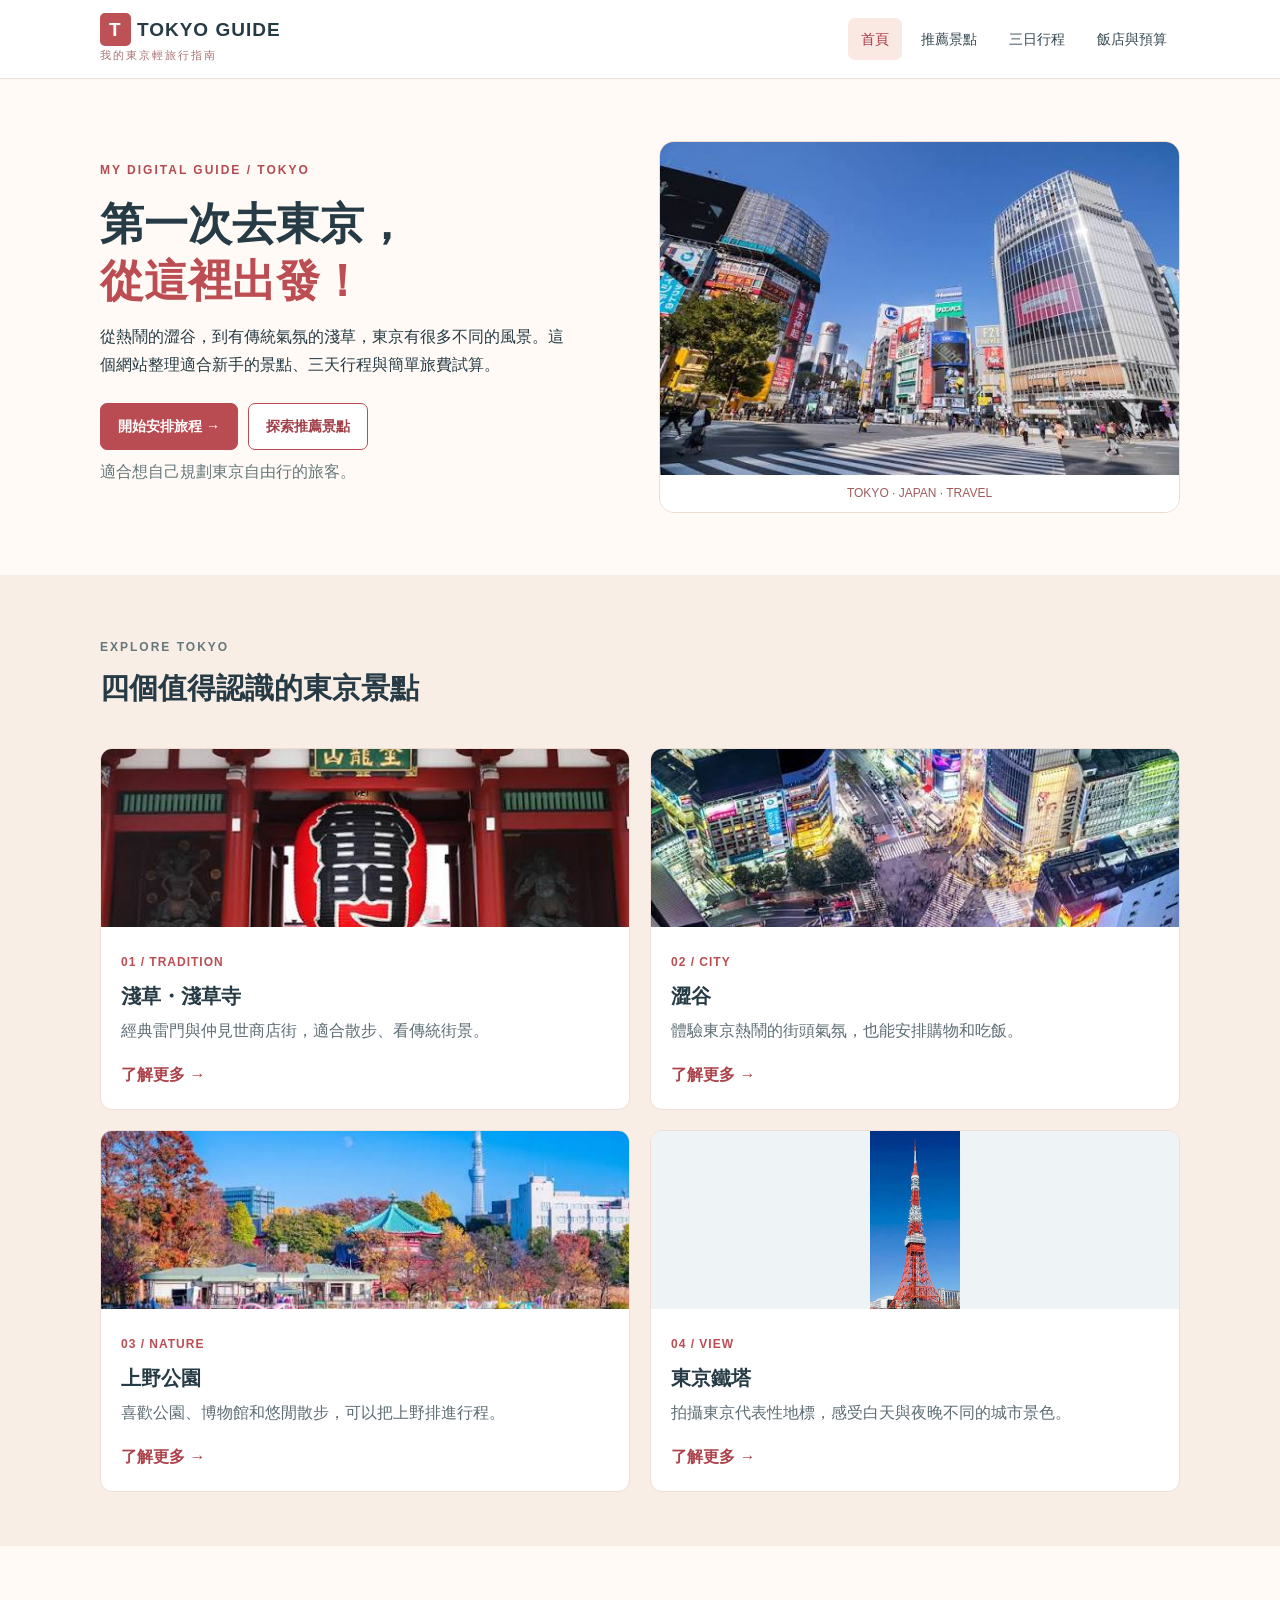
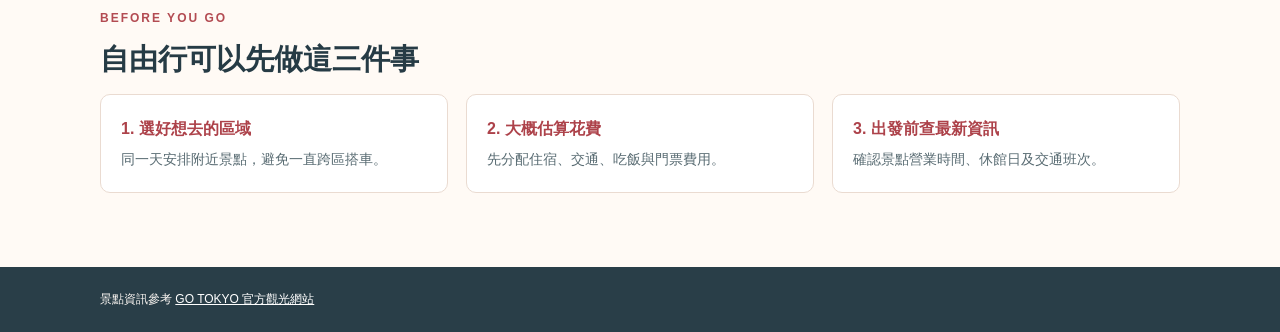
<file: Tokyo-Travel-Guide/index.html>
<!DOCTYPE html>
<html lang="zh-Hant">
<head>
  <meta charset="UTF-8">
  <meta name="viewport" content="width=device-width, initial-scale=1.0">
  <meta name="description" content="東京旅遊指南，介紹熱門景點、三日行程與旅費試算。">
  <title>首頁 | 東京輕旅行指南</title>
  <link rel="stylesheet" href="css/style.css">
  <script src="js/main.js" defer></script>
</head>
<body>
  <header class="site-header">
    <div class="shell nav-wrap">
      <a class="brand" href="index.html"><span class="brand-mark">T</span> TOKYO GUIDE <small>我的東京輕旅行指南</small></a>
      <nav aria-label="主要導覽"><ul class="nav-links">
        <li><a class="active" aria-current="page" href="index.html">首頁</a></li>
        <li><a href="spots.html">推薦景點</a></li>
        <li><a href="itinerary.html">三日行程</a></li>
        <li><a href="budget.html">飯店與預算</a></li>
      </ul></nav>
    </div>
  </header>

  <main>
    <section class="hero shell">
      <div>
        <p class="eyebrow">MY DIGITAL GUIDE / TOKYO</p>
        <h1>第一次去東京，<br><span class="accent">從這裡出發！</span></h1>
        <p>從熱鬧的澀谷，到有傳統氣氛的淺草，東京有很多不同的風景。這個網站整理適合新手的景點、三天行程與簡單旅費試算。</p>
        <div class="button-row">
          <a class="btn" href="itinerary.html">開始安排旅程 →</a>
          <a class="btn btn-outline" href="spots.html">探索推薦景點</a>
        </div>
        <p class="muted">適合想自己規劃東京自由行的旅客。</p>
      </div>
      <div class="hero-image">
        <img src="assets/tokyo-home.jpg" alt="東京澀谷十字路口與繁忙的市區街景照片">
        <div class="hero-caption">TOKYO · JAPAN · TRAVEL</div>
      </div>
    </section>

    <section class="section section-soft" id="explore">
      <div class="shell">
        <div class="section-title">
          <div><p class="eyebrow">EXPLORE TOKYO</p><h2>四個值得認識的東京景點</h2></div>
        </div>

        <div class="spot-grid">
          <div class="spot-card"><img src="assets/asakusa-photo.jpg" alt="淺草寺雷門及大型紅色燈籠照片"><div class="spot-card-content"><span class="number">01 / TRADITION</span><h3>淺草・淺草寺</h3><p>經典雷門與仲見世商店街，適合散步、看傳統街景。</p><a href="spots.html#asakusa">了解更多 →</a></div></div>
          <div class="spot-card"><img src="assets/shibuya-photo.jpg" alt="夜晚的澀谷十字路口俯瞰照片"><div class="spot-card-content"><span class="number">02 / CITY</span><h3>澀谷</h3><p>體驗東京熱鬧的街頭氣氛，也能安排購物和吃飯。</p><a href="spots.html#shibuya">了解更多 →</a></div></div>
          <div class="spot-card"><img src="assets/ueno-photo.jpg" alt="上野公園秋季池塘與遠方東京晴空塔照片"><div class="spot-card-content"><span class="number">03 / NATURE</span><h3>上野公園</h3><p>喜歡公園、博物館和悠閒散步，可以把上野排進行程。</p><a href="spots.html#ueno">了解更多 →</a></div></div>
          <div class="spot-card"><img class="tower-card-image" src="assets/tower-photo.jpg" alt="藍天下東京鐵塔的紅白色塔身照片"><div class="spot-card-content"><span class="number">04 / VIEW</span><h3>東京鐵塔</h3><p>拍攝東京代表性地標，感受白天與夜晚不同的城市景色。</p><a href="spots.html#tower">了解更多 →</a></div></div>
        </div>
      </div>
    </section>

    <section class="section shell">
      <p class="eyebrow">BEFORE YOU GO</p><h2>自由行可以先做這三件事</h2>
      <div class="facts">
        <div class="fact"><strong>1. 選好想去的區域</strong><p>同一天安排附近景點，避免一直跨區搭車。</p></div>
        <div class="fact"><strong>2. 大概估算花費</strong><p>先分配住宿、交通、吃飯與門票費用。</p></div>
        <div class="fact"><strong>3. 出發前查最新資訊</strong><p>確認景點營業時間、休館日及交通班次。</p></div>
      </div>
    </section>
  </main>

  <footer class="site-footer"><div class="shell footer-inner"><p>景點資訊參考 <a href="https://www.gotokyo.org/en/" target="_blank" rel="noopener noreferrer">GO TOKYO 官方觀光網站</a></p></div></footer>
</body>
</html>
</file>
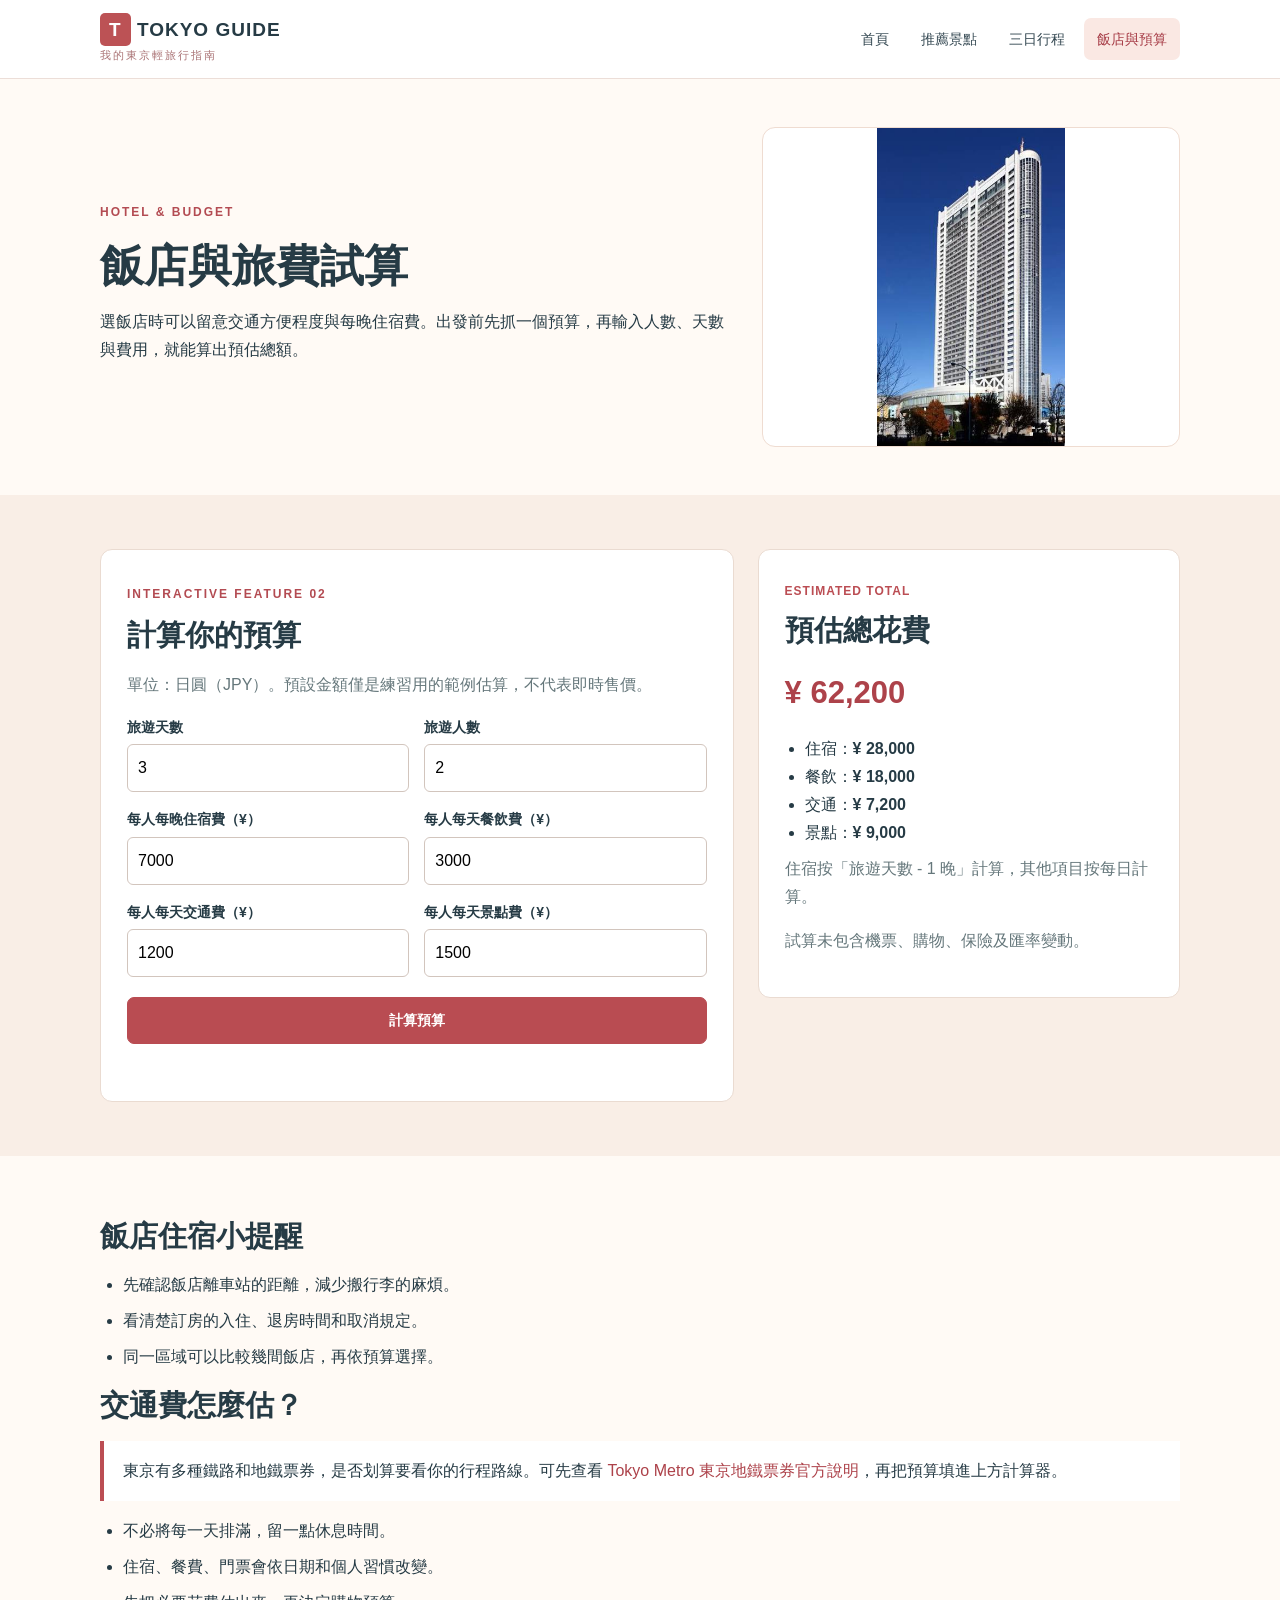
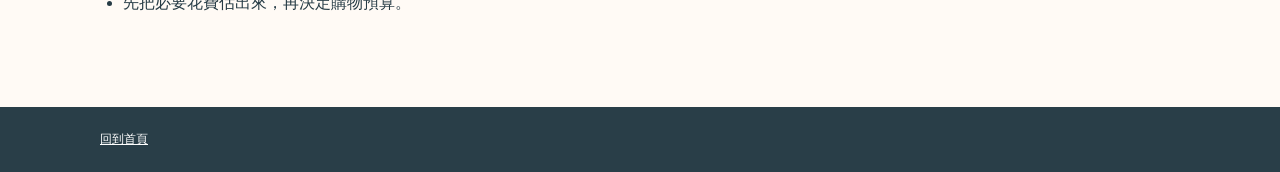
<file: Tokyo-Travel-Guide/budget.html>
<!DOCTYPE html>
<html lang="zh-Hant">
<head>
  <meta charset="UTF-8"><meta name="viewport" content="width=device-width, initial-scale=1.0">
  <meta name="description" content="東京旅費試算工具：輸入人數、天數、每日餐飲、交通等預估費用。">
  <title>飯店與預算 | 東京輕旅行指南</title>
  <link rel="stylesheet" href="css/style.css"><script src="js/main.js" defer></script>
</head>
<body>
  <header class="site-header"><div class="shell nav-wrap">
    <a class="brand" href="index.html"><span class="brand-mark">T</span> TOKYO GUIDE <small>我的東京輕旅行指南</small></a>
    <nav aria-label="主要導覽"><ul class="nav-links">
      <li><a href="index.html">首頁</a></li><li><a href="spots.html">推薦景點</a></li><li><a href="itinerary.html">三日行程</a></li><li><a class="active" aria-current="page" href="budget.html">飯店與預算</a></li>
    </ul></nav>
  </div></header>
  <main>
    <section class="page-intro shell"><div><p class="eyebrow">HOTEL &amp; BUDGET</p><h1>飯店與旅費試算</h1><p>選飯店時可以留意交通方便程度與每晚住宿費。出發前先抓一個預算，再輸入人數、天數與費用，就能算出預估總額。</p></div><img class="hotel-photo" src="assets/tokyo-hotel.jpg" alt="東京高樓飯店建築外觀照片"></section>
    <section class="section section-soft"><div class="shell budget-layout">
      <div class="panel">
        <p class="eyebrow">INTERACTIVE FEATURE 02</p><h2>計算你的預算</h2>
        <p class="muted">單位：日圓（JPY）。預設金額僅是練習用的範例估算，不代表即時售價。</p>
        <form id="budget-form">
          <div class="form-grid">
            <div class="field"><label for="days">旅遊天數</label><input id="days" type="number" min="1" max="30" step="1" value="3" required></div>
            <div class="field"><label for="people">旅遊人數</label><input id="people" type="number" min="1" max="30" step="1" value="2" required></div>
            <div class="field"><label for="hotel">每人每晚住宿費（¥）</label><input id="hotel" type="number" min="0" step="100" value="7000" required></div>
            <div class="field"><label for="food">每人每天餐飲費（¥）</label><input id="food" type="number" min="0" step="100" value="3000" required></div>
            <div class="field"><label for="transport">每人每天交通費（¥）</label><input id="transport" type="number" min="0" step="100" value="1200" required></div>
            <div class="field"><label for="ticket">每人每天景點費（¥）</label><input id="ticket" type="number" min="0" step="100" value="1500" required></div>
          </div>
          <button class="btn full" type="submit">計算預算</button>
          <p id="budget-error" class="form-error" role="alert"></p>
        </form>
      </div>
      <div class="panel" aria-live="polite">
        <span class="number">ESTIMATED TOTAL</span><h2>預估總花費</h2>
        <div id="total" class="estimate">¥ --</div>
        <ul class="result-detail">
          <li>住宿：<strong id="hotel-total">--</strong></li>
          <li>餐飲：<strong id="food-total">--</strong></li>
          <li>交通：<strong id="transport-total">--</strong></li>
          <li>景點：<strong id="ticket-total">--</strong></li>
        </ul>
        <p class="muted" id="budget-note">住宿按「旅遊天數 - 1 晚」計算，其他項目按每日計算。</p>
        <p class="muted">試算未包含機票、購物、保險及匯率變動。</p>
      </div>
    </div></section>
    <section class="section shell"><h2>飯店住宿小提醒</h2>
      <ul class="tip-list"><li>先確認飯店離車站的距離，減少搬行李的麻煩。</li><li>看清楚訂房的入住、退房時間和取消規定。</li><li>同一區域可以比較幾間飯店，再依預算選擇。</li></ul>
      <h2>交通費怎麼估？</h2>
      <div class="notice"><p>東京有多種鐵路和地鐵票券，是否划算要看你的行程路線。可先查看 <a href="https://www.tokyometro.jp/en/ticket/travel/index.html" target="_blank" rel="noopener noreferrer">Tokyo Metro 東京地鐵票券官方說明</a>，再把預算填進上方計算器。</p></div>
      <ul class="tip-list"><li>不必將每一天排滿，留一點休息時間。</li><li>住宿、餐費、門票會依日期和個人習慣改變。</li><li>先把必要花費估出來，再決定購物預算。</li></ul>
    </section>
  </main>
  <footer class="site-footer"><div class="shell footer-inner"><a href="index.html">回到首頁</a></div></footer>
</body>
</html>
</file>
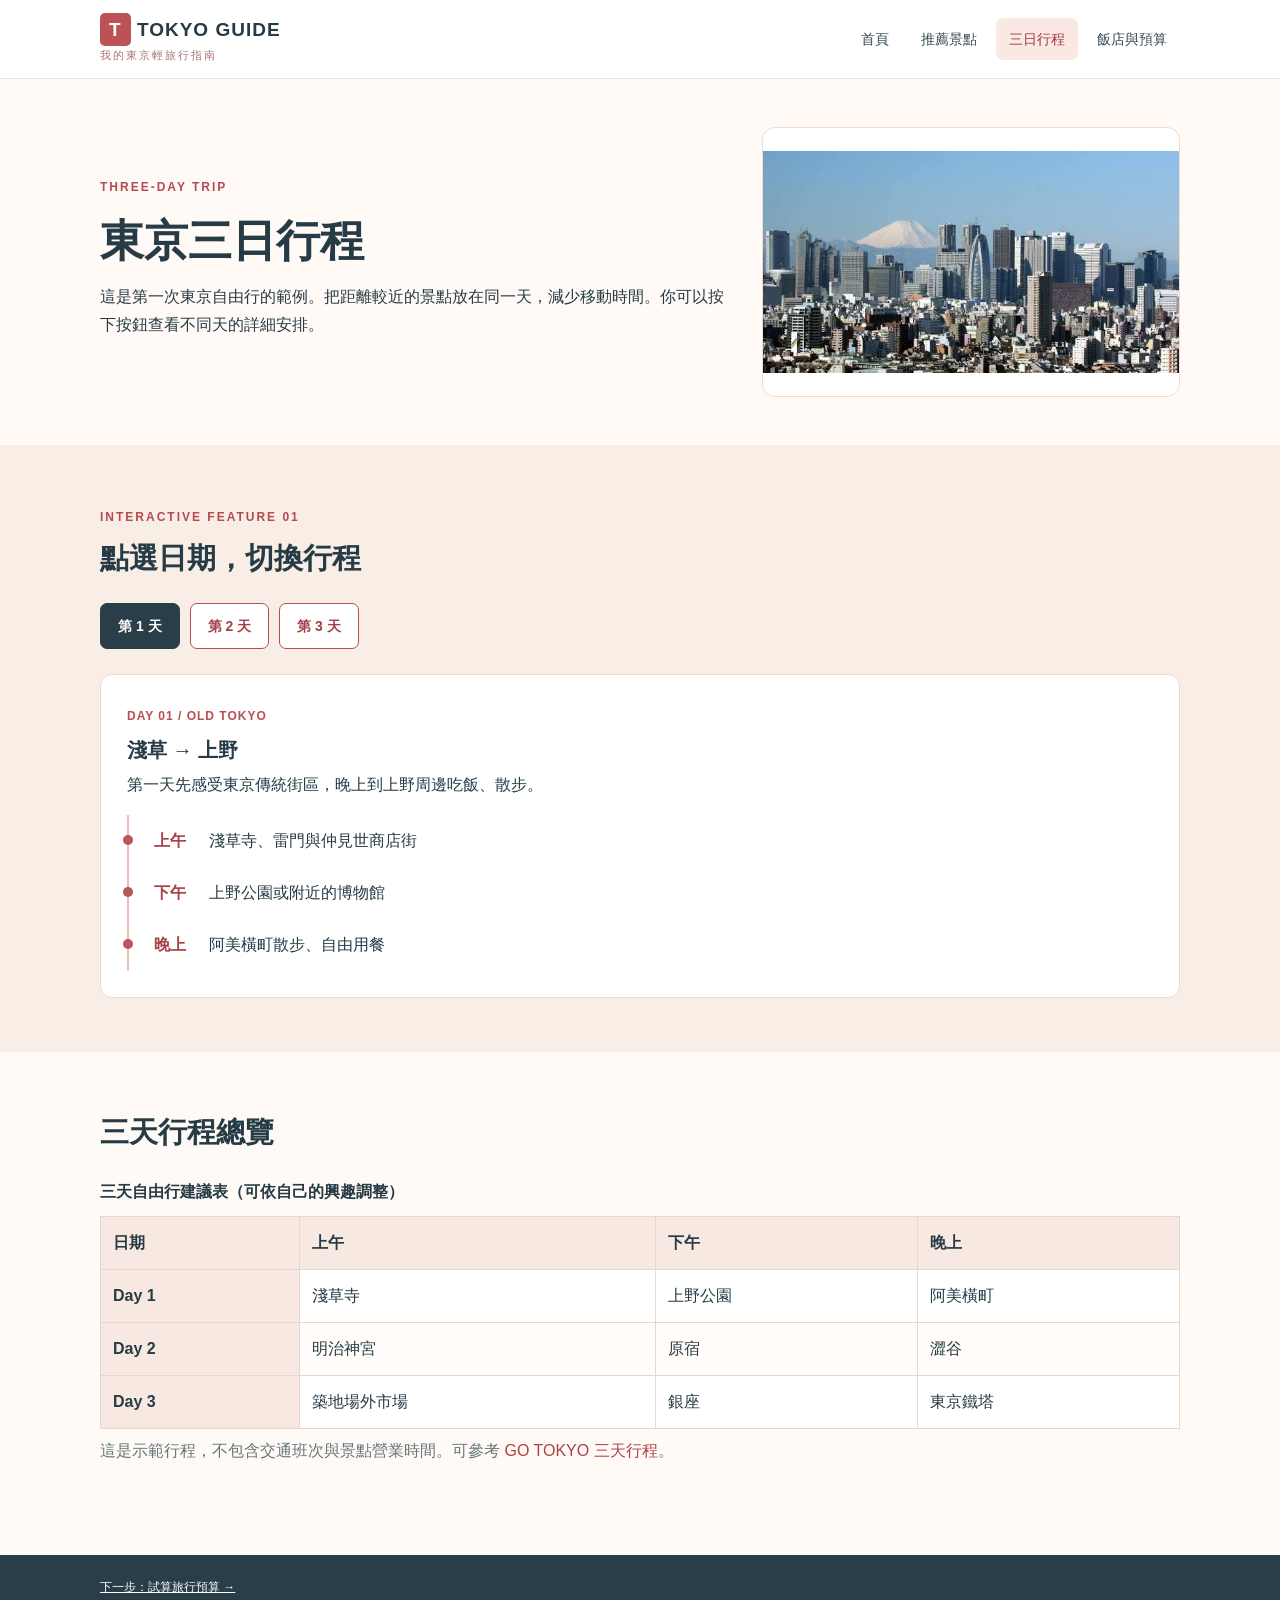
<file: Tokyo-Travel-Guide/itinerary.html>
<!DOCTYPE html>
<html lang="zh-Hant">
<head>
  <meta charset="UTF-8"><meta name="viewport" content="width=device-width, initial-scale=1.0">
  <meta name="description" content="東京三日自由行範例，可按按鈕切換每天的行程內容。">
  <title>三日行程 | 東京輕旅行指南</title>
  <link rel="stylesheet" href="css/style.css"><script src="js/main.js" defer></script>
</head>
<body>
  <header class="site-header"><div class="shell nav-wrap">
    <a class="brand" href="index.html"><span class="brand-mark">T</span> TOKYO GUIDE <small>我的東京輕旅行指南</small></a>
    <nav aria-label="主要導覽"><ul class="nav-links">
      <li><a href="index.html">首頁</a></li><li><a href="spots.html">推薦景點</a></li><li><a class="active" aria-current="page" href="itinerary.html">三日行程</a></li><li><a href="budget.html">飯店與預算</a></li>
    </ul></nav>
  </div></header>
  <main>
    <section class="page-intro shell"><div><p class="eyebrow">THREE-DAY TRIP</p><h1>東京三日行程</h1><p>這是第一次東京自由行的範例。把距離較近的景點放在同一天，減少移動時間。你可以按下按鈕查看不同天的詳細安排。</p></div><img class="itinerary-photo" src="assets/tokyo-three-days.jpg" alt="遠眺富士山與東京高樓的城市景觀照片"></section>
    <section class="section section-soft" id="day-picker"><div class="shell">
      <p class="eyebrow">INTERACTIVE FEATURE 01</p><h2>點選日期，切換行程</h2>
      <div class="day-buttons" aria-label="選擇行程日期">
        <button type="button" class="btn active" data-day="1" aria-pressed="true">第 1 天</button>
        <button type="button" class="btn btn-outline" data-day="2" aria-pressed="false">第 2 天</button>
        <button type="button" class="btn btn-outline" data-day="3" aria-pressed="false">第 3 天</button>
      </div>
      <div class="day-panel" data-day-panel="1"><span class="number">DAY 01 / OLD TOKYO</span><h3>淺草 → 上野</h3><p>第一天先感受東京傳統街區，晚上到上野周邊吃飯、散步。</p><ol class="timeline"><li><strong>上午</strong>淺草寺、雷門與仲見世商店街</li><li><strong>下午</strong>上野公園或附近的博物館</li><li><strong>晚上</strong>阿美橫町散步、自由用餐</li></ol></div>
      <div class="day-panel" data-day-panel="2" hidden><span class="number">DAY 02 / POP TOKYO</span><h3>明治神宮 → 原宿 → 澀谷</h3><p>第二天主要探索東京西側的街區，從綠意走到熱鬧商圈。</p><ol class="timeline"><li><strong>上午</strong>明治神宮散步</li><li><strong>下午</strong>原宿竹下通與表參道周邊</li><li><strong>晚上</strong>澀谷十字路口、逛街</li></ol></div>
      <div class="day-panel" data-day-panel="3" hidden><span class="number">DAY 03 / CITY VIEW</span><h3>築地場外市場 → 銀座 → 東京鐵塔</h3><p>第三天安排美食、商圈與城市地標，為旅行留下美好的收尾。</p><ol class="timeline"><li><strong>上午</strong>築地場外市場吃早餐</li><li><strong>下午</strong>銀座逛街或喝咖啡</li><li><strong>晚上</strong>東京鐵塔周邊拍照</li></ol></div>
    </div></section>
    <section class="section shell"><h2>三天行程總覽</h2><div class="table-scroll"><table>
      <caption>三天自由行建議表（可依自己的興趣調整）</caption>
      <thead><tr><th>日期</th><th>上午</th><th>下午</th><th>晚上</th></tr></thead>
      <tbody>
        <tr><th scope="row">Day 1</th><td>淺草寺</td><td>上野公園</td><td>阿美橫町</td></tr>
        <tr><th scope="row">Day 2</th><td>明治神宮</td><td>原宿</td><td>澀谷</td></tr>
        <tr><th scope="row">Day 3</th><td>築地場外市場</td><td>銀座</td><td>東京鐵塔</td></tr>
      </tbody>
    </table></div>
    <p class="muted">這是示範行程，不包含交通班次與景點營業時間。可參考 <a href="https://www.gotokyo.org/en/story/walks-and-tours/best-of-tokyo/index.html" target="_blank" rel="noopener noreferrer">GO TOKYO 三天行程</a>。</p></section>
  </main>
  <footer class="site-footer"><div class="shell footer-inner"><a href="budget.html">下一步：試算旅行預算 →</a></div></footer>
</body>
</html>
</file>
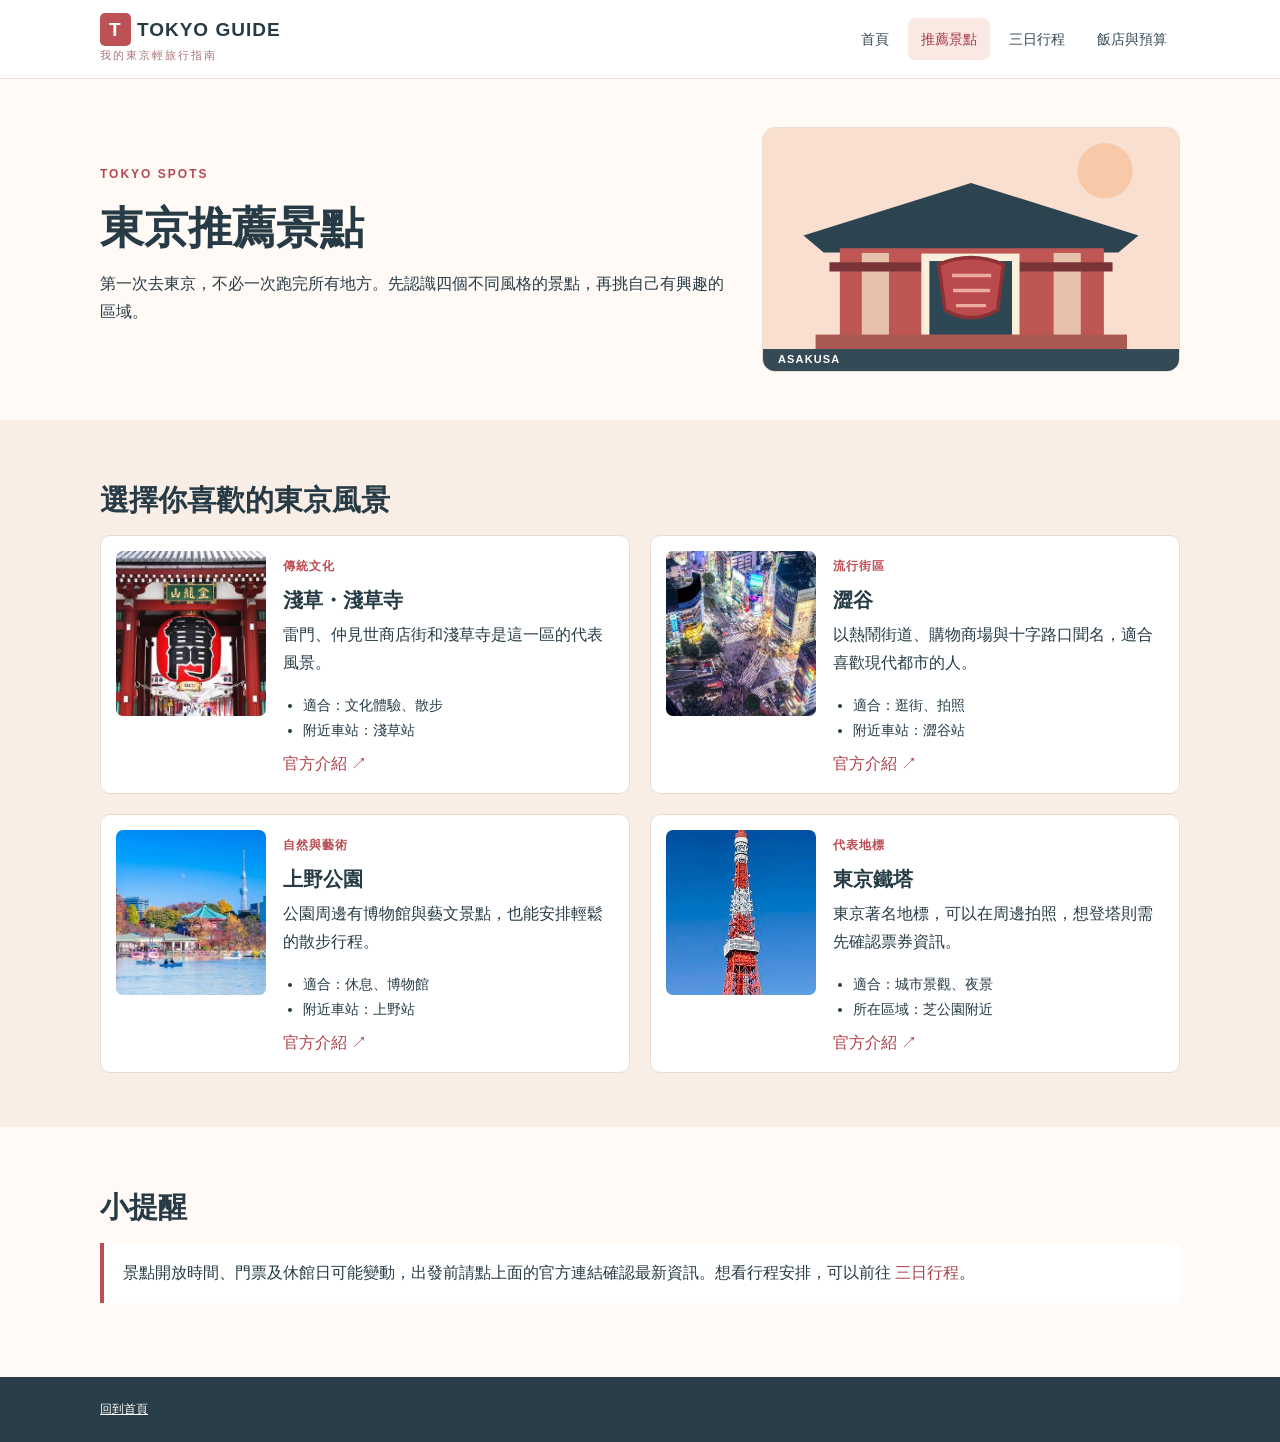
<file: Tokyo-Travel-Guide/spots.html>
<!DOCTYPE html>
<html lang="zh-Hant">
<head>
  <meta charset="UTF-8"><meta name="viewport" content="width=device-width, initial-scale=1.0">
  <meta name="description" content="介紹淺草、澀谷、上野和東京鐵塔四個東京熱門景點。">
  <title>推薦景點 | 東京輕旅行指南</title>
  <link rel="stylesheet" href="css/style.css"><script src="js/main.js" defer></script>
</head>
<body>
  <header class="site-header"><div class="shell nav-wrap">
    <a class="brand" href="index.html"><span class="brand-mark">T</span> TOKYO GUIDE <small>我的東京輕旅行指南</small></a>
    <nav aria-label="主要導覽"><ul class="nav-links">
      <li><a href="index.html">首頁</a></li><li><a class="active" aria-current="page" href="spots.html">推薦景點</a></li><li><a href="itinerary.html">三日行程</a></li><li><a href="budget.html">飯店與預算</a></li>
    </ul></nav>
  </div></header>
  <main>
    <section class="page-intro shell"><div><p class="eyebrow">TOKYO SPOTS</p><h1>東京推薦景點</h1><p>第一次去東京，不必一次跑完所有地方。先認識四個不同風格的景點，再挑自己有興趣的區域。</p></div><img src="assets/asakusa.svg" alt="淺草寺雷門插畫"></section>
    <section class="section section-soft"><div class="shell">
      <h2>選擇你喜歡的東京風景</h2>
      <div class="place-list">
        <article class="place" id="asakusa"><img src="assets/asakusa-photo.jpg" alt="淺草寺紅色雷門燈籠"><div><span class="number">傳統文化</span><h3>淺草・淺草寺</h3><p>雷門、仲見世商店街和淺草寺是這一區的代表風景。</p><ul><li>適合：文化體驗、散步</li><li>附近車站：淺草站</li></ul><a href="https://www.gotokyo.org/en/destinations/eastern-tokyo/asakusa/" target="_blank" rel="noopener noreferrer">官方介紹 ↗</a></div></article>
        <article class="place" id="shibuya"><img src="assets/shibuya-photo.jpg" alt="澀谷街頭與十字路口"><div><span class="number">流行街區</span><h3>澀谷</h3><p>以熱鬧街道、購物商場與十字路口聞名，適合喜歡現代都市的人。</p><ul><li>適合：逛街、拍照</li><li>附近車站：澀谷站</li></ul><a href="https://www.gotokyo.org/en/destinations/western-tokyo/shibuya/" target="_blank" rel="noopener noreferrer">官方介紹 ↗</a></div></article>
        <article class="place" id="ueno"><img src="assets/ueno-photo.jpg" alt="上野公園的樹木與池塘"><div><span class="number">自然與藝術</span><h3>上野公園</h3><p>公園周邊有博物館與藝文景點，也能安排輕鬆的散步行程。</p><ul><li>適合：休息、博物館</li><li>附近車站：上野站</li></ul><a href="https://www.gotokyo.org/en/story/walks-and-tours/ueno/" target="_blank" rel="noopener noreferrer">官方介紹 ↗</a></div></article>
        <article class="place" id="tower"><img src="assets/tower-photo.jpg" alt="紅白色的東京鐵塔"><div><span class="number">代表地標</span><h3>東京鐵塔</h3><p>東京著名地標，可以在周邊拍照，想登塔則需先確認票券資訊。</p><ul><li>適合：城市景觀、夜景</li><li>所在區域：芝公園附近</li></ul><a href="https://www.gotokyo.org/en/spot/4/index.html" target="_blank" rel="noopener noreferrer">官方介紹 ↗</a></div></article>
      </div>
    </div></section>
    <section class="section shell"><h2>小提醒</h2><div class="notice"><p>景點開放時間、門票及休館日可能變動，出發前請點上面的官方連結確認最新資訊。想看行程安排，可以前往 <a href="itinerary.html">三日行程</a>。</p></div></section>
  </main>
  <footer class="site-footer"><div class="shell footer-inner"><a href="index.html">回到首頁</a></div></footer>
</body>
</html>
</file>
<file: Tokyo-Travel-Guide/css/style.css>
/* 東京輕旅行指南：全部使用原生 CSS */
* { box-sizing: border-box; }
html { scroll-behavior: smooth; }
body {
  margin: 0;
  font-family: Arial, "Microsoft JhengHei", sans-serif;
  color: #263b45;
  background: #fffaf5;
  line-height: 1.75;
}
a { color: #ad424a; text-decoration: none; }
a:hover { text-decoration: underline; }
img { max-width: 100%; display: block; }
.shell { width: 90%; max-width: 1080px; margin: auto; }

/* 四頁共用導覽列 */
.site-header { background: #fff; border-bottom: 1px solid #ecded8; }
.nav-wrap { display: flex; align-items: center; justify-content: space-between; gap: 20px; min-height: 78px; }
.brand { color: #263b45; font-size: 19px; font-weight: bold; letter-spacing: 1px; }
.brand small { display: block; color: #aa7375; font-size: 11px; font-weight: normal; letter-spacing: 2px; }
.brand-mark { display: inline-block; background: #bc5255; color: white; padding: 0 9px; border-radius: 5px; }
.nav-links { display: flex; gap: 6px; list-style: none; margin: 0; padding: 0; }
.nav-links a { display: block; color: #344852; padding: 9px 13px; border-radius: 7px; font-size: 14px; }
.nav-links a:hover, .nav-links a.active { background: #fae8e3; color: #a53944; text-decoration: none; }

h1, h2, h3 { line-height: 1.3; }
h1 { font-size: 44px; margin: 14px 0; }
h2 { font-size: 29px; margin: 8px 0 16px; }
h3 { font-size: 20px; margin: 8px 0; }
p { margin-top: 8px; }
.muted { color: #65777b; }
.eyebrow { color: #b34b52; font-size: 12px; font-weight: bold; letter-spacing: 2px; }
.accent { color: #bb4d53; }
.section { padding: 54px 0; }
.section-soft { background: #f9eee6; }
.section-intro { max-width: 720px; }
.section-title { display: flex; align-items: end; justify-content: space-between; gap: 20px; margin-bottom: 24px; }
.section-title p { max-width: 380px; color: #65777b; }

.hero { display: grid; grid-template-columns: 1fr 1fr; align-items: center; gap: 38px; padding: 62px 0; }
.hero p { max-width: 470px; }
.hero-image { overflow: hidden; border: 1px solid #efdcd1; border-radius: 15px; background: #fce9df; }
.hero-image img { width: 100%; }
.hero-caption { text-align: center; color: #a15b5b; font-size: 12px; padding: 8px; background: #fff; }
.page-intro { display: grid; grid-template-columns: 1.5fr 1fr; align-items: center; gap: 35px; padding: 48px 0; }
.page-intro img { border-radius: 13px; border: 1px solid #efdcd1; background: #f9e8de; width: 100%; max-height: 270px; object-fit: cover; }
.page-intro img.itinerary-photo { height: 270px; object-fit: contain; background: #fff; }
.page-intro img.hotel-photo { height: 320px; max-height: 320px; object-fit: contain; background: #fff; }

.button-row { display: flex; gap: 10px; flex-wrap: wrap; margin: 24px 0 8px; }
.btn { display: inline-block; border: 1px solid #b94c52; border-radius: 7px; background: #b94c52; color: white; padding: 10px 17px; font: inherit; font-weight: bold; font-size: 14px; cursor: pointer; }
.btn:hover { background: #943840; color: white; text-decoration: none; }
.btn-outline { background: white; color: #a13f47; }
.btn-outline:hover { background: #fae8e3; color: #943840; }
.btn.active { background: #293e48; border-color: #293e48; }

/* 老師要求的 2x2 div 格線 */
.spot-grid { display: grid; grid-template-columns: repeat(2, 1fr); gap: 20px; }
.spot-card { background: white; border: 1px solid #eeded5; border-radius: 12px; overflow: hidden; }
.spot-card img { width: 100%; height: 178px; object-fit: cover; }
.spot-card img.tower-card-image { object-fit: contain; background: #eef3f5; }
.spot-card-content { padding: 20px; }
.spot-card p { color: #5d6d74; }
.spot-card a { font-weight: bold; }
.spot-card:hover { box-shadow: 0 5px 15px rgba(95, 55, 45, .10); }
.number { font-size: 12px; color: #bb4d53; font-weight: bold; letter-spacing: 1px; }
.facts { display: grid; grid-template-columns: repeat(3, 1fr); gap: 18px; }
.fact { background: #fff; border: 1px solid #eadbd1; padding: 20px; border-radius: 10px; }
.fact strong { display: block; color: #ad424a; margin-bottom: 4px; }
.fact p { margin: 0; font-size: 14px; color: #586b72; }

.place-list { display: grid; grid-template-columns: 1fr 1fr; gap: 20px; }
.place { display: grid; grid-template-columns: 150px 1fr; gap: 17px; background: white; border: 1px solid #eadbd1; border-radius: 10px; padding: 15px; }
.place img { border-radius: 7px; height: 165px; width: 150px; object-fit: cover; }
.place ul { margin: 8px 0; padding-left: 20px; font-size: 14px; }
.notice { border-left: 4px solid #bb4d53; background: #fff; padding: 16px 19px; }
.notice p { margin: 0; }

.day-buttons { display: flex; flex-wrap: wrap; gap: 10px; margin: 25px 0; }
.day-panel { background: #fff; border: 1px solid #e7d8ce; border-radius: 12px; padding: 26px; }
.day-panel[hidden] { display: none; }
.timeline { list-style: none; padding: 0; margin: 0; }
.timeline li { padding: 12px 0 12px 25px; border-left: 2px solid #ebc0b6; position: relative; }
.timeline li::before { content: ""; position: absolute; top: 20px; left: -6px; width: 10px; height: 10px; border-radius: 50%; background: #ba555a; }
.timeline strong { display: inline-block; min-width: 55px; color: #a64048; }
.table-scroll { overflow-x: auto; }
table { border-collapse: collapse; width: 100%; min-width: 590px; background: white; }
caption { text-align: left; font-weight: bold; padding: 10px 0; }
th, td { border: 1px solid #e7d8ce; padding: 12px; text-align: left; }
th { background: #f7e9e2; }
tr:nth-child(even) td { background: #fffcf9; }

.budget-layout { display: grid; grid-template-columns: 1.2fr .8fr; gap: 24px; align-items: start; }
.panel { background: white; border: 1px solid #eadbd1; border-radius: 12px; padding: 26px; }
.form-grid { display: grid; grid-template-columns: repeat(2, 1fr); gap: 15px; }
.field label { display: block; font-size: 14px; font-weight: bold; margin-bottom: 5px; }
.field input { width: 100%; border: 1px solid #d2c5bd; border-radius: 6px; font: inherit; padding: 9px 10px; }
.field input:focus { outline: 2px solid #e9aaa3; outline-offset: 1px; }
.full { width: 100%; margin-top: 20px; }
.estimate { font-size: 31px; color: #ad424a; font-weight: bold; margin: 5px 0 15px; }
.result-detail { margin: 0; padding-left: 20px; }
.form-error { color: #b22f3a; min-height: 23px; margin: 8px 0 0; }
.tip-list { padding-left: 23px; }
.tip-list li { margin: 8px 0; }
.site-footer { background: #293e48; color: #fdf8f4; padding: 22px 0; margin-top: 20px; }
.site-footer a { color: #fff; text-decoration: underline; }
.footer-inner { display: flex; gap: 15px; justify-content: space-between; align-items: center; font-size: 12px; }
.footer-inner p { margin: 0; }

@media (max-width: 780px) {
  .nav-wrap { display: block; padding: 12px 0; }
  .nav-links { margin-top: 10px; flex-wrap: wrap; }
  .nav-links a { padding: 7px 10px; }
  h1 { font-size: 32px; }
  h2 { font-size: 25px; }
  .hero, .page-intro, .place-list, .budget-layout { grid-template-columns: 1fr; }
  .facts { grid-template-columns: 1fr; }
  .section-title { display: block; }
  .place { grid-template-columns: 110px 1fr; }
  .place img { width: 110px; height: 145px; }
  .footer-inner { display: block; }
}
@media (max-width: 550px) {
  .spot-grid, .form-grid { grid-template-columns: 1fr; }
  .hero { padding: 35px 0; }
  .section { padding: 38px 0; }
}
</file>
